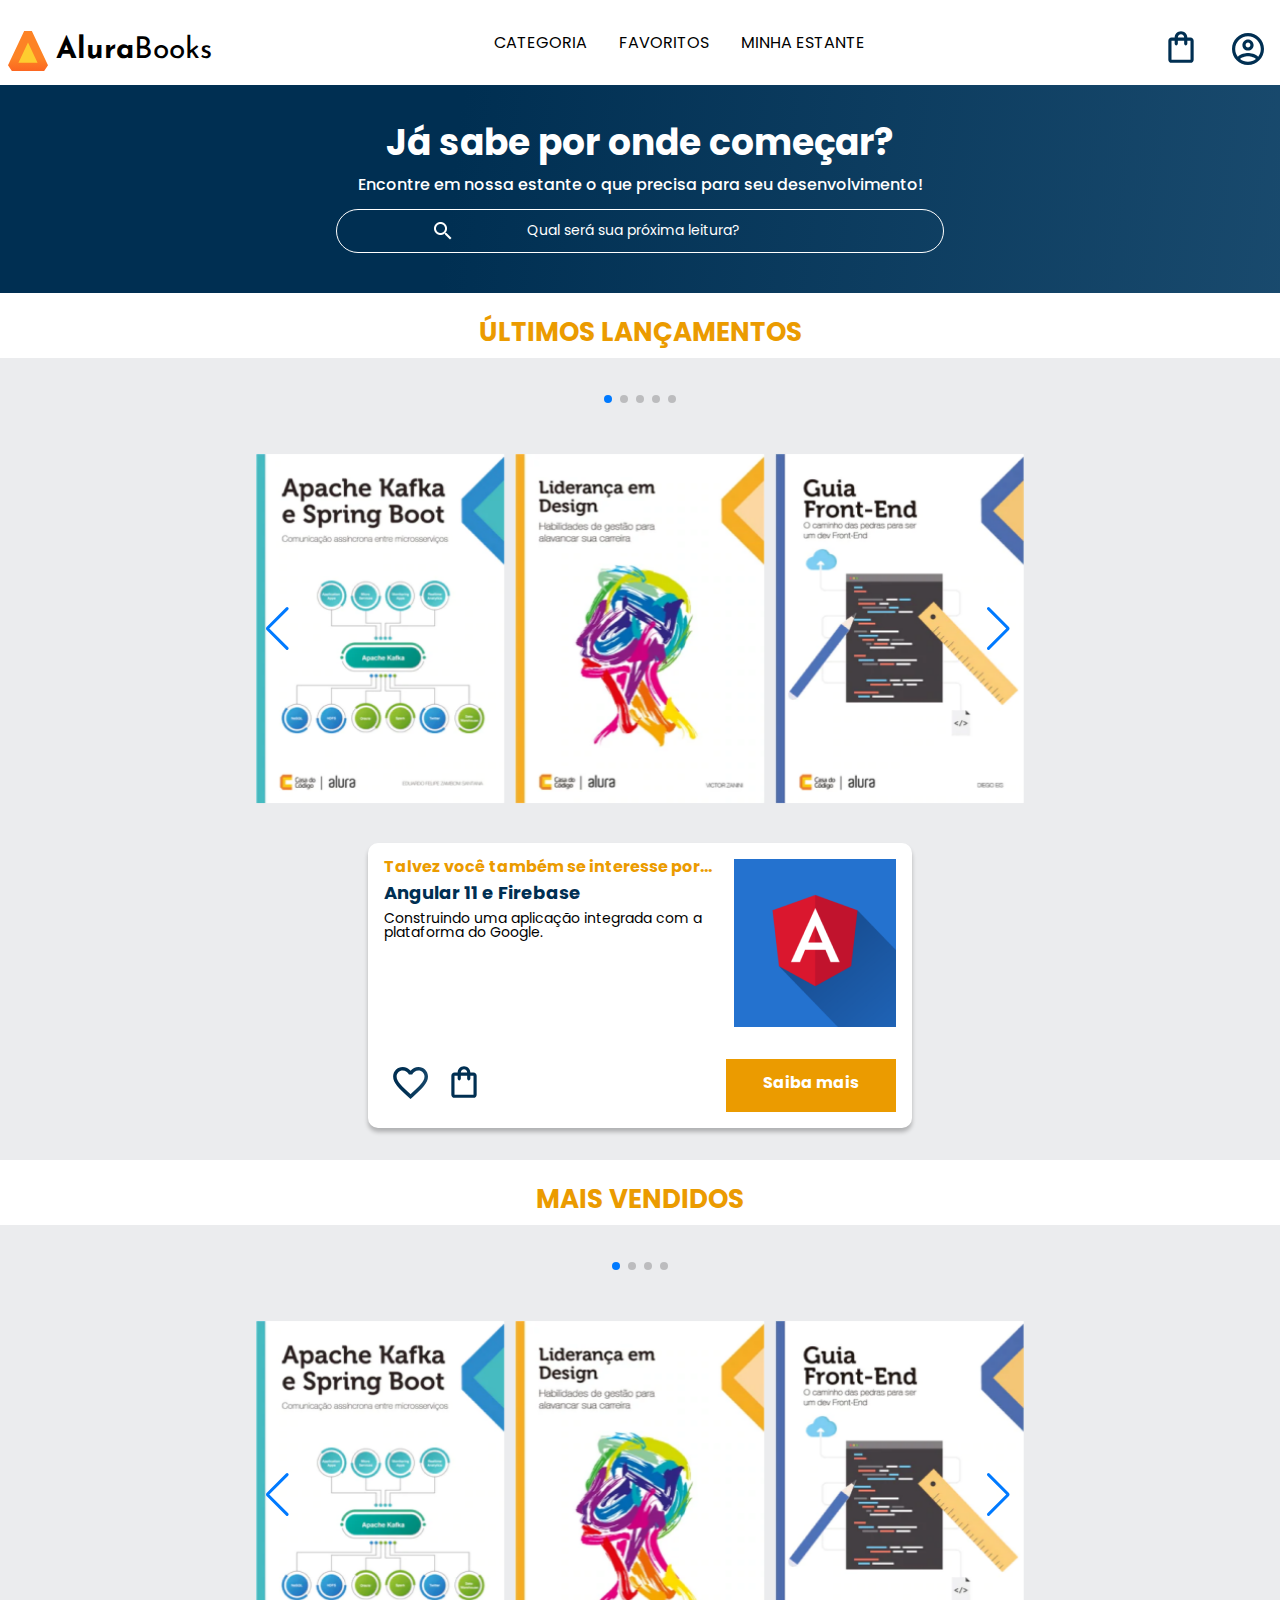
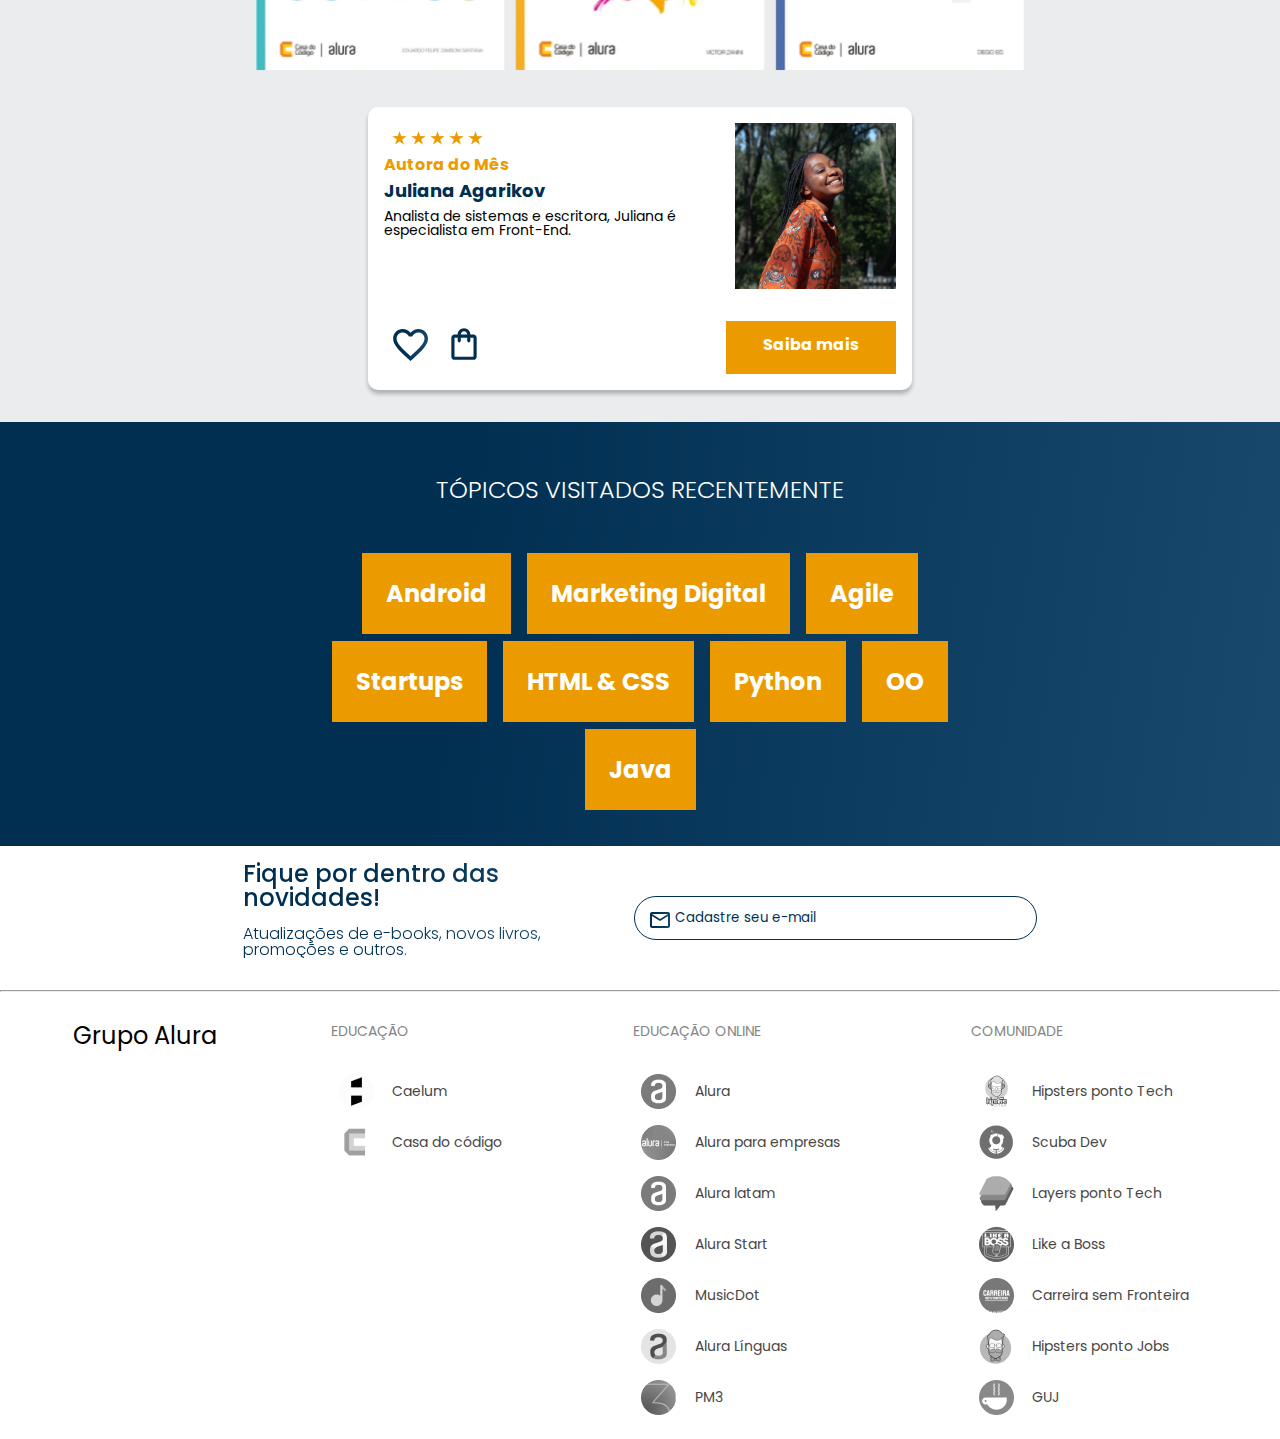
<file: index.html>
<!DOCTYPE html>
<html lang="en">

<head>
    <meta charset="UTF-8">
    <meta name="viewport" content="width=device-width, initial-scale=1.0">
    <title>AluraBooks</title>
    <link rel="stylesheet" href="reset.css">
    <link rel="preconnect" href="https://fonts.googleapis.com">
    <link rel="preconnect" href="https://fonts.gstatic.com" crossorigin>
    <link
        href="https://fonts.googleapis.com/css2?family=Elsie+Swash+Caps:wght@900&family=Inter:wght@400;700&family=Montserrat:wght@300;400;700&family=Open+Sans:wght@300;400;700&family=Poppins:wght@300;400;500;700&family=Roboto:wght@100&display=swap"
        rel="stylesheet">
    <link rel="stylesheet" href="https://cdn.jsdelivr.net/npm/swiper@8/swiper-bundle.min.css" />
    <link
        href="https://fonts.googleapis.com/css2?family=Elsie+Swash+Caps:wght@900&family=Inter:wght@400;700&family=Josefin+Sans:wght@400;700&family=Montserrat:wght@300;400;700&family=Open+Sans:wght@300;400;700&family=Poppins:wght@300;400;500;700&display=swap"
        rel="stylesheet">
    <link rel="stylesheet" href="styles.css">


</head>
<header class="cabeçalho">
    <div class="container">
        <input type="checkbox" id="menu" class="container__botao">
        <label for="menu" class="container__rotulo">
            <span class="cabeçalho__menu-hamburguer container__imagem"></span>
        </label>
        <ul class="lista-menu">
            <li class="lista-menu__titulo">Categorias</li>
            <li class="lista-menu__item">
                <a href="#" class="lista-menu__link">Programação</a>
            </li>
            <li class="lista-menu__item">
                <a href="#" class="lista-menu__link">Front-end</a>
            </li>
            <li class="lista-menu__item">
                <a href="#" class="lista-menu__link">Infraestrutura</a>
            </li>
            <li class="lista-menu__item">
                <a href="#" class="lista-menu__link">Business</a>
            </li>
            <li class="lista-menu__item">
                <a href="#" class="lista-menu__link">Design & UX</a>
            </li>

        </ul>
        <img src="img/Logo.svg" alt="logo da alura books" class="container__imagem">
        <h1 class="container__titulo"><b class="container__titulo--negrito">Alura</b>Books</h1>
    </div>

    <ul class="opçoes">
        <input type="checkbox" id="opçoes menu" class="opçoes__botao">
        <label for="opçoes menu" class="opçoes__rotulo">
            <li class="opçoes__item">Categoria</li>
        </label>
        <ul class="lista-menu">
            <li class="lista-menu__item">
                <a href="#" class="lista-menu__link">Programação</a>
            </li>
            <li class="lista-menu__item">
                <a href="#" class="lista-menu__link">Front-end</a>
            </li>
            <li class="lista-menu__item">
                <a href="#" class="lista-menu__link">Infraestrutura</a>
            </li>
            <li class="lista-menu__item">
                <a href="#" class="lista-menu__link">Business</a>
            </li>
            <li class="lista-menu__item">
                <a href="#" class="lista-menu__link">Design & UX</a>
            </li>
        </ul>

        <li class="opçoes__item"> <a href="#" class="opçoes__link">Favoritos</a></li>
        <li class="opçoes__item"> <a href="#" class="opçoes__link">Minha Estante</a></li>
    </ul>

    <div class="container">
        <a href="#"><img src="img/Favoritos.svg" alt="Meus favoritos"
                class="container__imagem container__imagem-transparente"></a>

        <a href="#" class="container__link">
            <img src="img/Compras.svg" alt="Carrinho de compras" class="container__imagem">
            <p class="container__texto">Minha Sacola</p>
        </a>
        <a href="#" class="container__link">
            <img src="img/Usuário.svg" alt="Meu perfil" class="container__imagem">
            <p class="container__texto"> Meu Perfil</p>
        </a>
    </div>
</header>

<section class="banner">
    <h2 class="banner__titulo">Já sabe por onde começar?</h2>
    <p class="banner__texto">Encontre em nossa estante o que precisa para seu desenvolvimento!</p>
    <input type="search" class="banner__pesquisa" placeholder="Qual será sua próxima leitura?">
</section>
<section class="carrossel">
    <h2 class="carrossel__titulo">Últimos lançamentos</h2>
    <!-- Slider main container -->

    <div class="carrossel__container">
        <div class="swiper">
            <!-- Additional required wrapper -->
            <!-- If we need pagination -->
            <div class="swiper-pagination"></div>

            <div class="swiper-wrapper">
                <!-- Slides -->
                <div class="swiper-slide"><img src="img/ApacheKafka.png"
                        alt="Livro do ApacheKafka e spring boot da alura books "></div>
                <div class="swiper-slide"><img src="img/Liderança.png" alt="Livro de liderança da alura books"></div>
                <div class="swiper-slide"><img src="img/Guia Front-end.png" alt="Livro de frontend da alura books">
                </div>
                <div class="swiper-slide"><img src="img/Javascript.png" alt="Livro do Javascript da alura books "></div>
                <div class="swiper-slide"><img src="img/Portugol.png" alt="Livro de Portugol da alura books"></div>
                <div class="swiper-slide"><img src="img/ReactNative.png" alt="Livro de ReactNative da alura books">
                </div>
                <div class="swiper-slide"><img src="img/Nodejs.png" alt="Livro de Nodejs da alura books"></div>
            </div>

            <!-- If we need navigation buttons -->
            <div class="swiper-button-prev"></div>

            <div class="swiper-button-next"></div>
        </div>

        <div class="card">
            <div class="card__descricao">
                <div class="descicao">
                    <h3 class="descricao__titulo">Talvez você também se interesse por...</h3>
                    <h2 class="descricao__titulo-livro">Angular 11 e Firebase</h2>
                    <p class="descricao__texto">Construindo uma aplicação integrada com a plataforma do Google.</p>
                </div>
                <img src="img/Angular.png" class="descricao__imagem" alt="logo da angular">
            </div>

            <div class="card__botoes">
                <ul class="botao">
                    <li class="botoes__item"><img src="img/Favoritos.svg" alt="favoritar livros"></li>
                    <li class="botoes__item"><img src="img/Compras.svg" alt="Adicionar no carrinho"></li>
                </ul>
                <a href="#" class="botoes__ancora">Saiba mais</a>

            </div>
        </div>
    </div>
</section>

<section class="carrossel">
    <h2 class="carrossel__titulo">Mais vendidos</h2>
    <!-- Slider main container -->
    <div class="carrossel__container">
        <div class="swiper">
            <!-- Additional required wrapper -->
            <!-- If we need pagination -->
            <div class="swiper-pagination"></div>

            <div class="swiper-wrapper">
                <!-- Slides -->
                <div class="swiper-slide"><img src="img/ApacheKafka.png"
                        alt="Livro do ApacheKafka e spring boot da alura books "></div>
                <div class="swiper-slide"><img src="img/Liderança.png" alt="Livro de liderança da alura books"></div>
                <div class="swiper-slide"><img src="img/Guia Front-end.png" alt="Livro de frontend da alura books">
                </div>
                <div class="swiper-slide"><img src="img/Javascript.png" alt="Livro do Javascript da alura books "></div>
                <div class="swiper-slide"><img src="img/Portugol.png" alt="Livro de Portugol da alura books"></div>
                <div class="swiper-slide"><img src="img/ReactNative.png" alt="Livro de ReactNative da alura books">
                </div>
            </div>

            <!-- If we need navigation buttons -->
            <div class="swiper-button-prev"></div>

            <div class="swiper-button-next"></div>
        </div>

        <div class="card">
            <div class="card__descricao">
                <div class="descicao">
                    <img src="img/Estrelinhas.png" alt="Imagem cinco estrelinha da escritoura" class="cinco__estrelas">
                    <h3 class="descricao__titulo">Autora do Mês</h3>
                    <h2 class="descricao__titulo-livro">Juliana Agarikov</h2>
                    <p class="descricao__texto">Analista de sistemas e escritora, Juliana é especialista em Front-End.
                    </p>
                </div>
                <img src="img/Perfil-escritora 1.png" class="descricao__imagem" alt="Imagem de perfil da escritoura">
            </div>

            <div class="card__botoes">
                <ul class="botao">
                    <li class="botoes__item"><img src="img/Favoritos.svg" alt="favoritar livros"></li>
                    <li class="botoes__item"><img src="img/Compras.svg" alt="Adicionar no carrinho"></li>
                </ul>
                <a href="#" class="botoes__ancora">Saiba mais</a>

            </div>
        </div>
    </div>
</section>

<section class="topicos">
    <h2 class="topicos__titulo">TÓPICOS VISITADOS RECENTEMENTE</h2>
    <ul class="topicos__lista">
        <li class="topicos__item">
            <a href="#" class="topicos__link">Android</a>
        </li>
        <li class="topicos__item">
            <a href="#" class="topicos__link">Marketing Digital</a>
        </li>
        <li class="topicos__item">
            <a href="#" class="topicos__link">Agile</a>
        </li>
        <li class="topicos__item">
            <a href="#" class="topicos__link">Startups</a>
        </li>
        <li class="topicos__item">
            <a href="#" class="topicos__link">HTML & CSS</a>
        </li>
        <li class="topicos__item">
            <a href="#" class="topicos__link">Python</a>
        </li>
        <li class="topicos__item">
            <a href="#" class="topicos__link">OO</a>
        </li>
        <li class="topicos__item">
            <a href="#" class="topicos__link">Java</a>
        </li>

    </ul>

</section>

<section class="contato">
    <div class="contato__descricao">
        <h2 class="contato__titulo">Fique por dentro das novidades!</h2>
        <p class="contato__texto">Atualizações de e-books, novos livros, promoções e outros.</p>
    </div>
    <input type="email" placeholder="Cadastre seu e-mail" class="contato__email">
</section>

<hr />

<footer class="rodape">
    <h2 class="rodape__titulo">Grupo Alura</h2>
    <ul class="lista-rodape">
        <li class="lista-rodape__titulo">Educação</li>
        <li class="lista-rodape__item">
            <img src="img/Caelum.png" alt="Logo da caelum">
            <a href="#" class="lista-rodape__link"> Caelum</a>
        </li>
        <li class="lista-rodape__item">
            <img src="img/CasaDoCodigo.png" alt="Logo da casa do codigo">
            <a href="#" class="lista-rodape__link"> Casa do código</a>
        </li>
    </ul>

    <ul class="lista-rodape">
        <li class="lista-rodape__titulo">Educação Online</li>
        <li class="lista-rodape__item">
            <img src="img/Alura.png" alt="Logo da Alura">
            <a href="#" class="lista-rodape__link"> Alura</a>
        </li>
        <li class="lista-rodape__item">
            <img src="img/AluraEmpresas.png" alt="Logo da Alura para empresas">
            <a href="#" class="lista-rodape__link"> Alura para empresas</a>
        </li>
        <li class="lista-rodape__item">
            <img src="img/AluraLatam.png" alt="Logo da Alura Latam">
            <a href="#" class="lista-rodape__link"> Alura latam</a>
        </li>
        <li class="lista-rodape__item">
            <img src="img/AluraStart.png" alt="Logo da Alura Start">
            <a href="#" class="lista-rodape__link"> Alura Start</a>
        </li>
        <li class="lista-rodape__item">
            <img src="img/MusicDot.png" alt="Logo da Music Dot">
            <a href="#" class="lista-rodape__link"> MusicDot</a>
        </li>
        <li class="lista-rodape__item">
            <img src="img/AluraLingua.png" alt="Logo da Alura Linguas">
            <a href="#" class="lista-rodape__link"> Alura Línguas</a>
        </li>
        <li class="lista-rodape__item">
            <img src="img/PM3.png" alt="Logo da PM3">
            <a href="#" class="lista-rodape__link"> PM3</a>
        </li>
    </ul>

    <ul class="lista-rodape">
        <li class="lista-rodape__titulo">Comunidade</li>
        <li class="lista-rodape__item">
            <img src="img/HipstersTech.png" alt="Logo da Hipsters ponto Tech">
            <a href="#" class="lista-rodape__link"> Hipsters ponto Tech</a>
        </li>
        <li class="lista-rodape__item">
            <img src="img/Scuba.png" alt="Logo da Scuba Dev">
            <a href="#" class="lista-rodape__link"> Scuba Dev</a>
        </li>
        <li class="lista-rodape__item">
            <img src="img/Layers.png" alt="Logo da Layers ponto Tech">
            <a href="#" class="lista-rodape__link"> Layers ponto Tech</a>
        </li>
        <li class="lista-rodape__item">
            <img src="img/LikeABoss.png" alt="Logo da Like a Boss">
            <a href="#" class="lista-rodape__link"> Like a Boss</a>
        </li>
        <li class="lista-rodape__item">
            <img src="img/CarreiraSemFronteira.png" alt="Logo da Carreira sem Fronteira">
            <a href="#" class="lista-rodape__link"> Carreira sem Fronteira</a>
        </li>
        <li class="lista-rodape__item">
            <img src="img/HipstersJobs.png" alt="Logo da Hipsters ponto Jobs">
            <a href="#" class="lista-rodape__link"> Hipsters ponto Jobs</a>
        </li>
        <li class="lista-rodape__item">
            <img src="img/GUJ.png" alt="Logo da GUJ">
            <a href="#" class="lista-rodape__link"> GUJ</a>
        </li>
    </ul>




</footer>


<script src="https://cdn.jsdelivr.net/npm/swiper@8/swiper-bundle.min.js"></script>
<script>
    const swiper = new Swiper('.swiper', {
        spaceBetween: 10,
        slidesPerView: 3,
        pagination: {
            el: '.swiper-pagination',
            type: 'bullets',
        },

    });
</script>

<body>

</body>

</html>
</file>
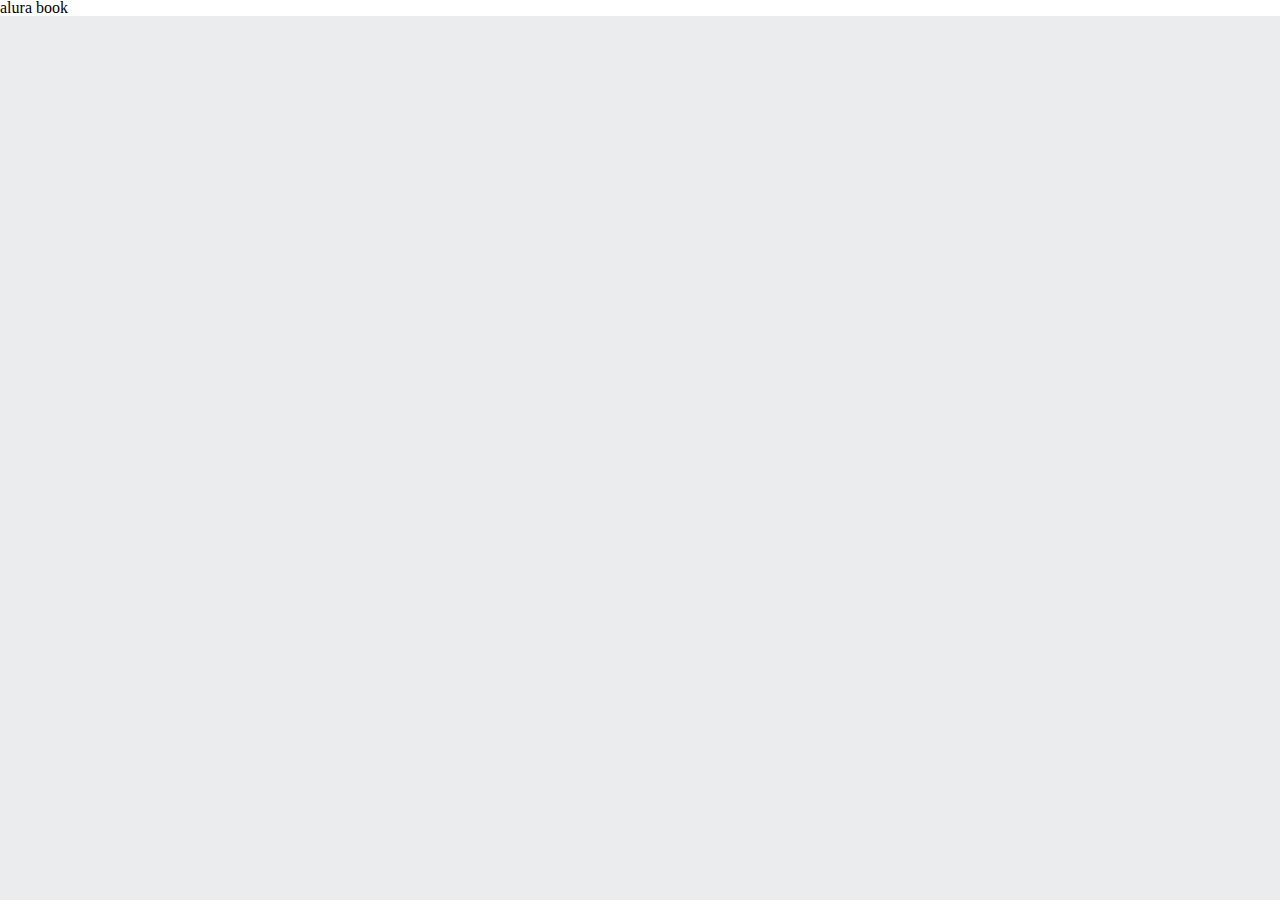
<file: img/index.html>
<!DOCTYPE html>
<html lang="en">

<head>
    <meta charset="UTF-8">
    <meta name="viewport" content="width=device-width, initial-scale=1.0">
    <title>AluraBooks</title>
    <link rel="stylesheet" href="reset.css">
    <link rel="stylesheet" href="style.css">

</head>


<body>
    <h1>alura book</h1>

</body>

</html>
</file>
<file: styles.css>
@import url("styles/header.css");
@import url("styles/banner.css");
@import url("styles/carrossel.css");
@import url("styles/topicos.css");
@import url("styles/contato.css");
@import url("styles/rodape.css");


:root {
    --cor-de-fundo: #EBECEE;
    --branco: #FFFFFF;
    --laranja: #EB9B00;
    --azul-degrade: linear-gradient(97.54deg, #002F52 35.49%, #326589 165.37%);
    --azul: #002F52;
    --fonte-principal: "Poppins";
    --fonte-secundaria: "Josefin sans";
    --preto: #000000;
    --cinza: #474646;
    --cinza-claro: #858585;


}


body {
    background-color: var(--cor-de-fundo);
    font-family: var(--fonte-principal);
    font-size: 16px;
    font-weight: 400;
}
</file>
<file: img/style.css>
:root {
    --cor-de-fundo: #EBECEE;

}

body {
    background-color: var(--cor-de-fundo);
}

h1 {
    background-color: white;
}
</file>
